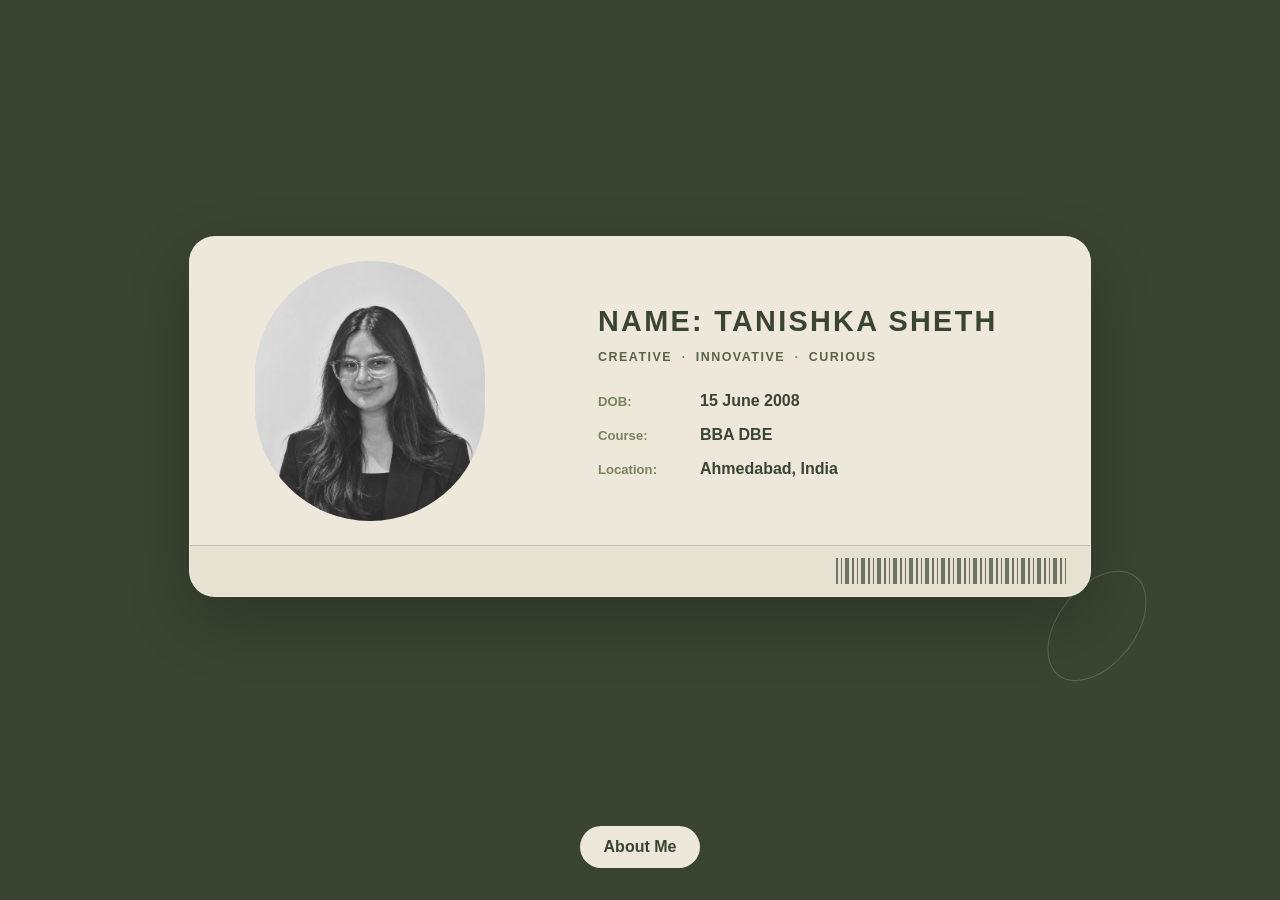
<file: index.html>
<!DOCTYPE html>
<html lang="en">
<head>
  <meta charset="UTF-8">
  <meta name="viewport" content="width=device-width, initial-scale=1.0">
  <title>Home Page</title>
  <link rel="stylesheet" href="styles.css">
</head>


<body>
  <main class="home-content">
    <section class="identity-card" aria-label="Profile card">
      <div class="identity-card-main">
        <div class="identity-photo-frame">
          <img class="identity-photo" src="ppr.png" alt="Portrait of Tanishka Sheth">
        </div>

        <div class="identity-details">
          <h1 class="identity-name">Name: Tanishka Sheth</h1>
          <p class="identity-tagline">Creative <span>·</span> Innovative <span>·</span> Curious</p>

          <dl class="identity-facts">
            <div>
              <dt>DOB</dt>
              <dd>15 June 2008</dd>
            </div>
            <div>
              <dt>Course</dt>
              <dd>BBA DBE</dd>
            </div>
            <div>
              <dt>Location</dt>
              <dd>Ahmedabad, India</dd>
            </div>
          </dl>
        </div>
      </div>

      <div class="identity-card-footer">
        <div class="identity-barcode" aria-hidden="true"></div>
      </div>
    </section>

    <a class="about-link" href="about.html">About Me</a>
  </main>
</body>
</html>
</file>
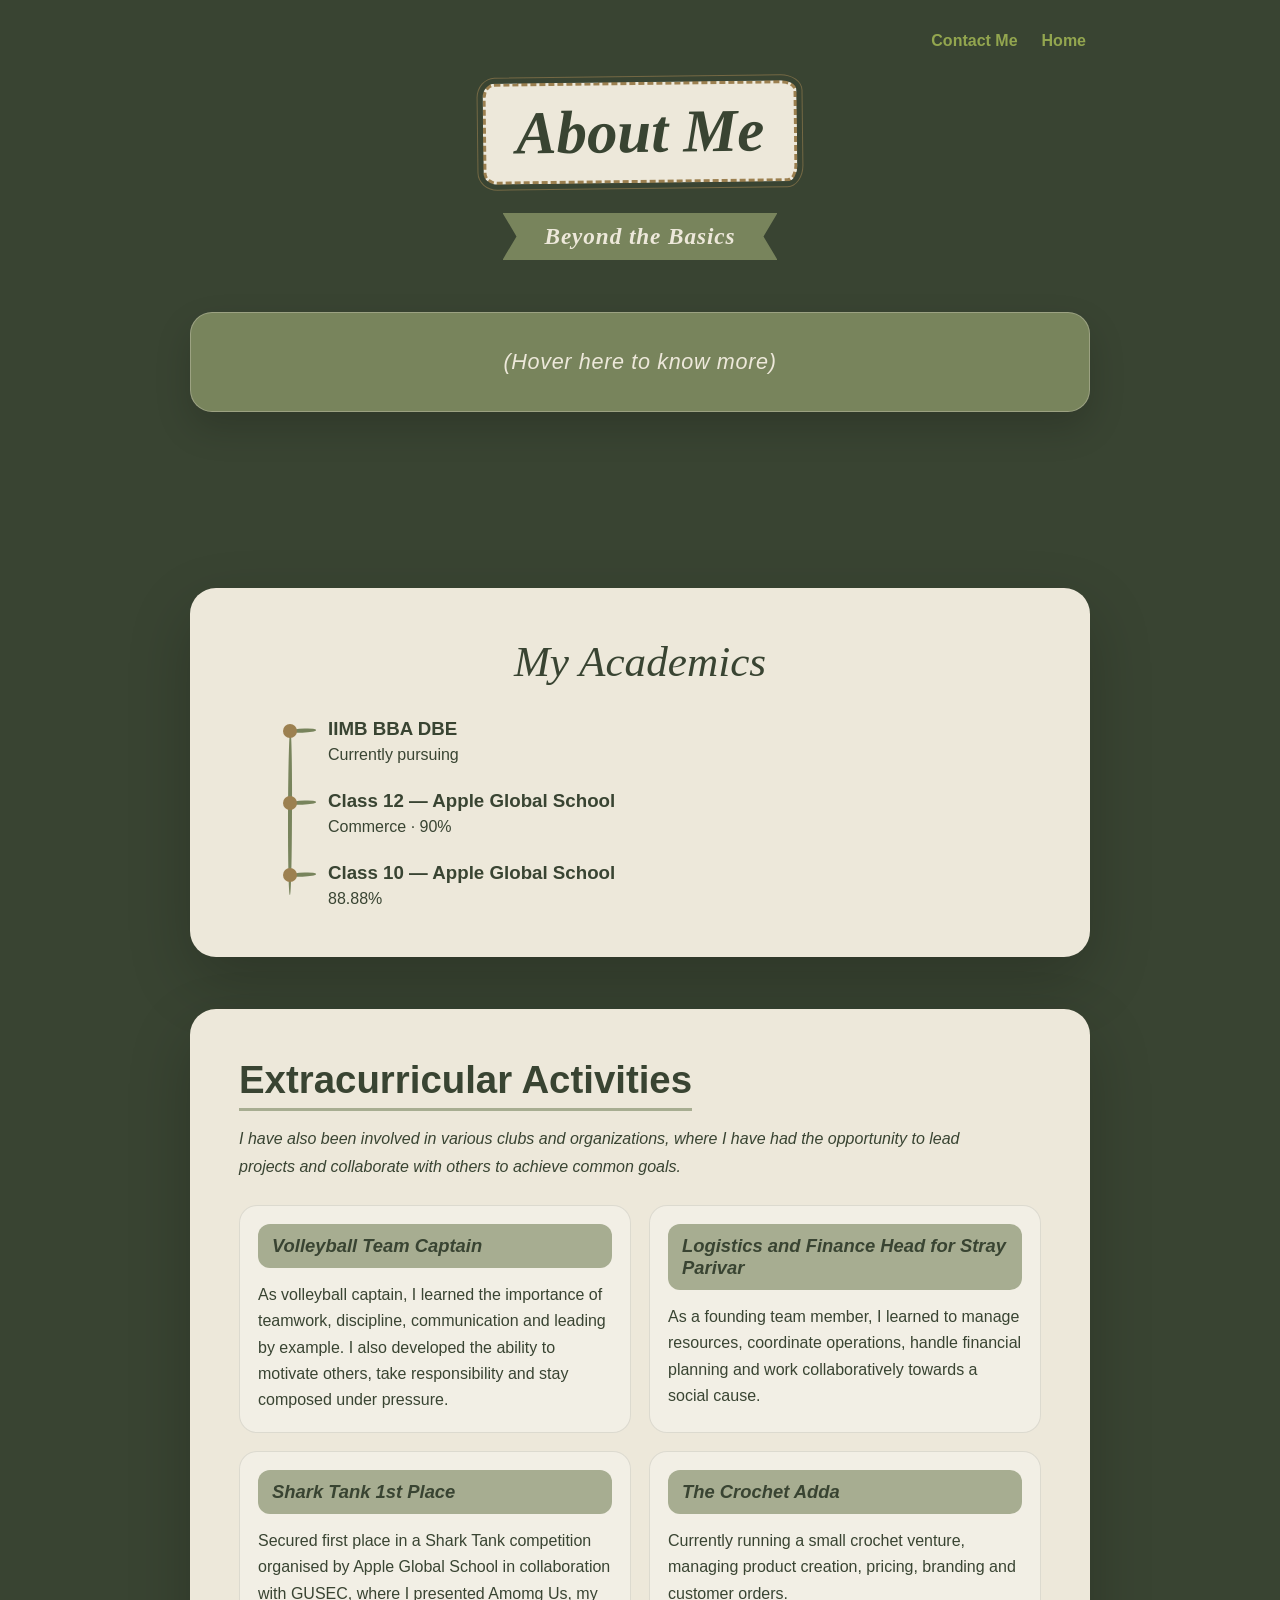
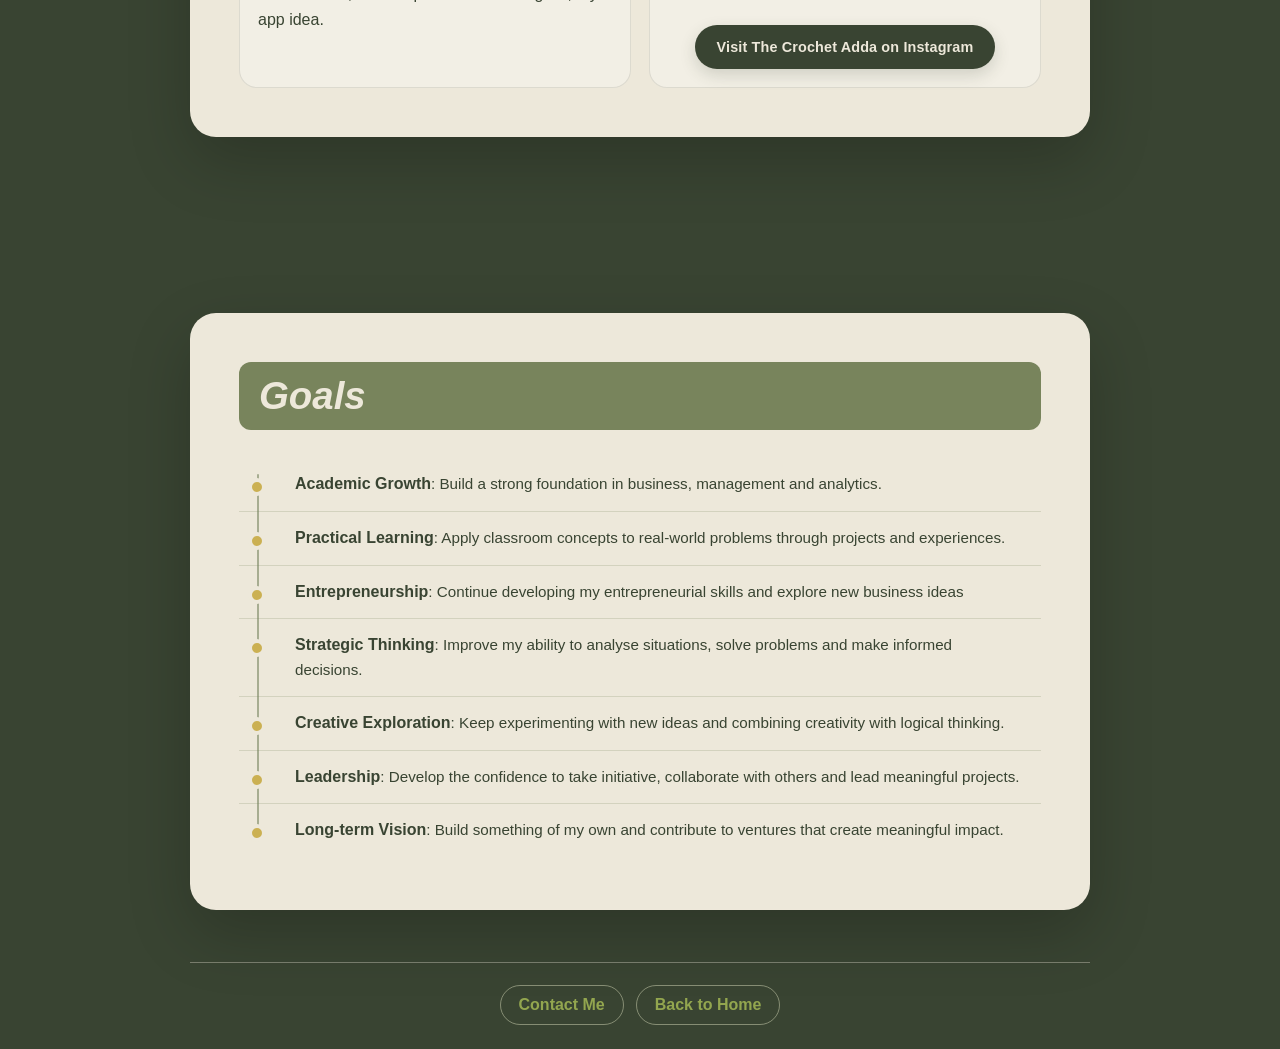
<file: about.html>
<!DOCTYPE html>
<html lang="en">
<head>
  <meta charset="UTF-8">
  <meta name="viewport" content="width=device-width, initial-scale=1.0">
  <title>About Me | Tanishka Sheth</title>
  <link rel="stylesheet" href="styles.css">
</head>

<body>
  <main>
    <nav class="about-nav" aria-label="Main navigation">
      <a href="Contact me.html">Contact Me</a>
      <a href="index.html">Home</a>
    </nav>
    <header class="about-header">
      <h1 class="about-stamp">About Me</h1>
      <p class="about-banner">Beyond the Basics</p>
    </header>
    <section class="intro-card" tabindex="0" aria-labelledby="intro-card-title">
      <p class="intro-prompt">(Hover here to know more)</p>
      <div class="intro-copy">
        <div class="intro-copy-inner">
          <h2 id="intro-card-title">Hi, I’m Tanishka Sheth</h2>
          <p>I'm a business student with a curious mind and an interest in understanding how ideas turn into real-world solutions. I enjoy problem-solving, exploring strategies and looking at challenges from different perspectives.</p>
          <p>I believe in learning by doing and finding meaningful ways to bring ideas to life. I'm particularly interested in business strategy, analytics and the intersection of creativity and logical thinking.</p>
        </div>
      </div>
    </section>

    <br>
    <br>
    <br>
    <br>

   <section class="academic-section" aria-labelledby="academic-title">
     <h2 id="academic-title">My Academics</h2>
     <div class="academic-timeline">
       <article class="academic-entry">
         <h3>IIMB BBA DBE</h3>
         <p>Currently pursuing</p>
       </article>
       <article class="academic-entry">
         <h3>Class 12 — Apple Global School</h3>
         <p>Commerce · 90%</p>
       </article>
       <article class="academic-entry">
         <h3>Class 10 — Apple Global School</h3>
         <p>88.88%</p>
       </article>
     </div>
   </section>
    <section class="activities-section" aria-labelledby="activities-title">
      <h2 id="activities-title">Extracurricular Activities</h2>
      <p class="activities-intro">I have also been involved in various clubs and organizations, where I have had the opportunity to lead projects and collaborate with others to achieve common goals.</p>

      <div class="activities-grid">
        <article class="activity-card">
          <h3>Volleyball Team Captain</h3>
          <p>As volleyball captain, I learned the importance of teamwork, discipline, communication and leading by example. I also developed the ability to motivate others, take responsibility and stay composed under pressure.</p>
        </article>

        <article class="activity-card">
          <h3>Logistics and Finance Head for Stray Parivar</h3>
          <p>As a founding team member, I learned to manage resources, coordinate operations, handle financial planning and work collaboratively towards a social cause.</p>
        </article>

        <article class="activity-card">
          <h3>Shark Tank 1st Place</h3>
          <p>Secured first place in a Shark Tank competition organised by Apple Global School in collaboration with GUSEC, where I presented Amomg Us, my app idea.</p>
        </article>

        <article class="activity-card">
          <h3>The Crochet Adda</h3>
          <p>Currently running a small crochet venture, managing product creation, pricing, branding and customer orders.</p>
          <a class="activity-link" href="https://www.instagram.com/the.crochet_adda?rpxt=MXBiMW1pcGlqODRobQ==" target="_blank" rel="noopener noreferrer">Visit The Crochet Adda on Instagram</a>
        </article>
      </div>
    </section>
    <br>
    <br>
    <br>
    <br>
    
    <section class="goals-section" aria-labelledby="goals-title">
      <h2 id="goals-title">Goals</h2>
      <ul>
        <li><span class="goal-label">Academic Growth</span>: Build a strong foundation in business, management and analytics.</li>
        <li><span class="goal-label">Practical Learning</span>: Apply classroom concepts to real-world problems through projects and experiences.</li>
        <li><span class="goal-label">Entrepreneurship</span>: Continue developing my entrepreneurial skills and explore new business ideas</li>
        <li><span class="goal-label">Strategic Thinking</span>: Improve my ability to analyse situations, solve problems and make informed decisions.</li>
        <li><span class="goal-label">Creative Exploration</span>: Keep experimenting with new ideas and combining creativity with logical thinking.</li>
        <li><span class="goal-label">Leadership</span>: Develop the confidence to take initiative, collaborate with others and lead meaningful projects.</li>
        <li><span class="goal-label">Long-term Vision</span>: Build something of my own and contribute to ventures that create meaningful impact.</li>
      </ul>
    </section>

    <footer class="about-footer">
      <hr>
      <nav aria-label="Footer navigation">
        <a href="Contact me.html">Contact Me</a>
        <a href="index.html">Back to Home</a>
      </nav>
    </footer>
  </main>
</body>
</html>
</file>
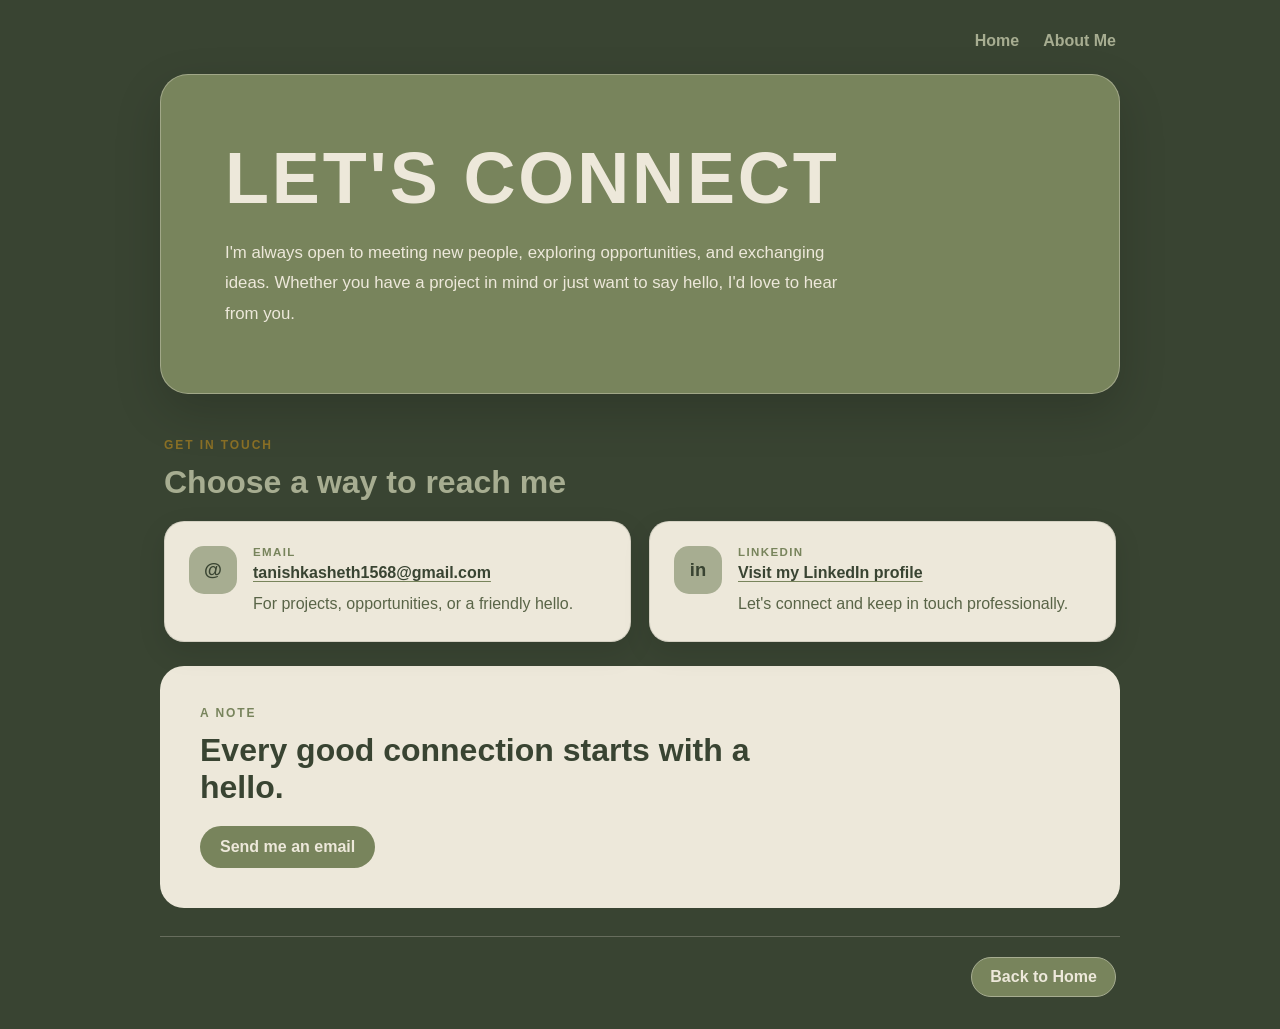
<file: Contact me.html>
<!DOCTYPE html>
<html lang="en">
<head>
  <meta charset="UTF-8">
  <meta name="viewport" content="width=device-width, initial-scale=1.0">
  <title>Contact Me | Tanishka Sheth</title>
  <link rel="stylesheet" href="styles.css">
</head>

<body>
  <main class="contact-content">
    <nav class="contact-nav" aria-label="Main navigation">
      <a href="index.html">Home</a>
      <a href="about.html">About Me</a>
    </nav>

    <section class="contact-hero">
      <h1 class="contact-heading">Let's Connect</h1>
      <p class="contact-intro">
        I'm always open to meeting new people, exploring opportunities, and exchanging ideas.
        Whether you have a project in mind or just want to say hello, I'd love to hear from you.
      </p>
    </section>

    <section class="contact-options" aria-labelledby="contact-options-title">
      <p class="contact-eyebrow">GET IN TOUCH</p>
      <h2 id="contact-options-title">Choose a way to reach me</h2>
      <div class="contact-card-grid">
        <article class="contact-card">
          <span class="contact-icon" aria-hidden="true">@</span>
          <div>
            <p class="contact-card-label">EMAIL</p>
            <h3><a href="mailto:tanishkasheth1568@gmail.com">tanishkasheth1568@gmail.com</a></h3>
            <p>For projects, opportunities, or a friendly hello.</p>
          </div>
        </article>

        <article class="contact-card">
          <span class="contact-icon" aria-hidden="true">in</span>
          <div>
            <p class="contact-card-label">LINKEDIN</p>
            <h3>
              <a href="https://www.linkedin.com/in/tanishka-sheth-543805331?utm_source=share_via&amp;utm_content=profile&amp;utm_medium=member_android" target="_blank" rel="noopener noreferrer">
                Visit my LinkedIn profile
              </a>
            </h3>
            <p>Let's connect and keep in touch professionally.</p>
          </div>
        </article>
      </div>
    </section>

    <section class="contact-note">
      <p class="contact-eyebrow">A NOTE</p>
      <h2>Every good connection starts with a hello.</h2>
      <a class="contact-cta" href="mailto:tanishkasheth1568@gmail.com">Send me an email</a>
    </section>

    <footer class="contact-footer">
      <span></span>
      <a class="back-home-link" href="index.html">Back to Home</a>
    </footer>
  </main>
</body>
</html>
</file>
<file: styles.css>
body {
  min-height: 100vh;
  margin: 0;
  padding: 24px;
  box-sizing: border-box;
  background-color: #394432;
  color: #8b9c6f;
  font-family: Arial, sans-serif;
  text-align: center;
}

.home-page {
  background-color: #394432;
  color: #596447;
}

.home-content {
  position: relative;
  isolation: isolate;
  width: 100%;
  min-height: calc(100vh - 48px);
  display: flex;
  flex-direction: column;
  align-items: center;
  gap: 18px;
}

.home-content::after {
  position: absolute;
  z-index: -1;
  content: "";
  pointer-events: none;
  border: 1px solid rgba(237, 232, 218, 0.2);
}

.home-content::after {
  right: clamp(12px, 10vw, 120px);
  bottom: 22%;
  width: clamp(46px, 6vw, 76px);
  height: clamp(78px, 10vw, 124px);
  border-radius: 50%;
  transform: rotate(38deg);
}

.identity-card {
  width: min(100%, 900px);
  margin-block: auto;
  overflow: hidden;
  border: 1px solid rgba(237, 232, 218, 0.28);
  border-radius: 26px;
  background: #ede8da;
  color: #394432;
  text-align: left;
  box-shadow: 0 24px 64px rgba(0, 0, 0, 0.2);
}

.identity-card-main {
  display: grid;
  grid-template-columns: minmax(220px, 0.8fr) minmax(0, 1.2fr);
  align-items: stretch;
}

.identity-photo-frame {
  display: flex;
  justify-content: center;
  width: min(100%, 230px);
  height: 260px;
  box-sizing: border-box;
  margin: 24px auto;
  padding: 0;
  border: 0;
  background: transparent;
}

.identity-photo {
  display: block;
  width: 100%;
  height: 100%;
  object-fit: cover;
  object-position: center top;
  border-radius: 999px;
}

.identity-details {
  align-self: center;
  padding: clamp(24px, 4vw, 48px);
}

.identity-name {
  margin: 0 0 10px;
  font-size: clamp(1.3rem, 3vw, 1.8rem);
  font-weight: 800;
  letter-spacing: 0.08em;
  line-height: 1.3;
  text-transform: uppercase;
}

.identity-tagline {
  margin: 0 0 28px;
  color: #596447;
  font-size: 0.78rem;
  font-weight: 700;
  letter-spacing: 0.12em;
  text-transform: uppercase;
}

.identity-tagline span {
  padding: 0 0.35em;
  color: #9c8050;
}

.identity-facts {
  display: grid;
  gap: 16px;
  margin: 0;
}

.identity-facts div {
  display: grid;
  grid-template-columns: 90px minmax(0, 1fr);
  align-items: baseline;
  gap: 12px;
}

.identity-facts dt {
  color: #78845c;
  font-size: 0.82rem;
  font-weight: 700;
}

.identity-facts dt::after {
  content: ":";
}

.identity-facts dd {
  margin: 0;
  font-weight: 600;
}

.identity-card-footer {
  display: flex;
  justify-content: flex-end;
  padding: 12px 24px;
  border-top: 1px solid rgba(57, 68, 50, 0.2);
  background: rgba(226, 220, 203, 0.55);
}

.identity-barcode {
  width: min(100%, 230px);
  height: 26px;
  background: repeating-linear-gradient(
    90deg,
    #394432 0 2px,
    transparent 2px 5px,
    #394432 5px 6px,
    transparent 6px 9px,
    #394432 9px 13px,
    transparent 13px 16px
  );
  opacity: 0.7;
}

.about-link {
  margin: 0 8px 8px;
  padding: 12px 24px;
  border: 0;
  border-radius: 999px;
  background-color: #ede8da;
  color: #394432;
  font-weight: 700;
  text-decoration: none;
  transition: background-color 180ms ease;
}

.about-link:hover {
  background-color: #d8d0bb;
}

.about-link:focus-visible {
  outline: 2px solid currentColor;
  outline-offset: 4px;
}

.goal-label {
  font-weight: bold;
  font-style: italic;
}

.about-nav {
  display: flex;
  justify-content: flex-end;
  gap: 24px;
  width: min(100%, 900px);
  box-sizing: border-box;
  margin: 0 auto 12px;
  padding: 8px 4px;
}

.about-nav a,
.about-footer a {
  color: #93a64f;
  font-weight: 700;
  text-decoration: none;
}

.about-nav a:hover,
.about-footer a:hover {
  text-decoration: underline;
  text-underline-offset: 4px;
}

.about-nav a:focus-visible,
.about-footer a:focus-visible {
  outline: 2px solid #ede8da;
  outline-offset: 4px;
}

.about-header {
  margin-bottom: clamp(36px, 5vw, 52px);
}

.about-stamp {
  display: inline-block;
  margin: 12px 0;
  padding: 14px 30px;
  border: 3px dashed #9c8050;
  border-radius: 12px 16px 10px 14px / 14px 10px 16px 12px;
  outline: 1px solid rgba(156, 128, 80, 0.6);
  outline-offset: 5px;
  background: #ede8da;
  color: #394432;
  font-family: Georgia, "Times New Roman", serif;
  font-size: clamp(2.4rem, 6vw, 3.8rem);
  font-style: italic;
  line-height: 1.1;
  transform: rotate(-0.7deg);
}

.about-banner {
  display: table;
  margin: 18px auto 0;
  padding: 10px 42px;
  background: #78845c;
  color: #ede8da;
  font-family: Georgia, "Times New Roman", serif;
  font-size: clamp(1.1rem, 3vw, 1.45rem);
  font-style: italic;
  font-weight: 700;
  letter-spacing: 0.04em;
  clip-path: polygon(0 0, 100% 0, calc(100% - 14px) 50%, 100% 100%, 0 100%, 14px 50%);
}

.intro-card {
  width: min(100%, 900px);
  box-sizing: border-box;
  margin: clamp(36px, 5vw, 52px) auto;
  padding: clamp(20px, 4vw, 36px);
  border: 1px solid rgba(237, 232, 218, 0.3);
  border-radius: 22px;
  background: #78845c;
  color: #ede8da;
  box-shadow: 0 16px 36px rgba(0, 0, 0, 0.16);
}

.intro-prompt {
  max-height: 3em;
  margin: 0;
  overflow: hidden;
  font-size: clamp(1.05rem, 2.4vw, 1.35rem);
  font-weight: 400;
  font-style: italic;
  letter-spacing: 0.03em;
  opacity: 1;
  transition: max-height 300ms ease, opacity 180ms ease;
}

.intro-card h2 {
  margin: 0;
  color: inherit;
  font-size: clamp(1.2rem, 2.4vw, 1.6rem);
}

.intro-copy-inner h2 {
  margin-bottom: 16px;
}

.intro-copy {
  display: grid;
  grid-template-rows: 0fr;
  margin-top: 0;
  opacity: 0;
  visibility: hidden;
  transition: grid-template-rows 300ms ease, margin-top 300ms ease,
    opacity 200ms ease, visibility 0s linear 300ms;
}

.intro-copy-inner {
  min-height: 0;
  overflow: hidden;
}

.intro-copy-inner p {
  max-width: 760px;
  margin: 0 auto;
  color: inherit;
  line-height: 1.75;
}

.intro-copy-inner p + p {
  margin-top: 14px;
}

.intro-card:hover .intro-copy,
.intro-card:focus-within .intro-copy {
  grid-template-rows: 1fr;
  margin-top: 18px;
  opacity: 1;
  visibility: visible;
  transition-delay: 0s;
}

.intro-card:hover .intro-prompt,
.intro-card:focus-within .intro-prompt {
  max-height: 0;
  opacity: 0;
}

.intro-card:focus-visible {
  outline: 3px solid #ede8da;
  outline-offset: 4px;
}

.academic-section {
  width: min(100%, 900px);
  box-sizing: border-box;
  margin: clamp(36px, 5vw, 52px) auto;
  padding: clamp(24px, 5vw, 48px);
  border: 1px solid rgba(237, 232, 218, 0.35);
  border-radius: 26px;
  background: #ede8da;
  color: #394432;
  box-shadow: 0 24px 64px rgba(0, 0, 0, 0.2);
}

.academic-section h2 {
  margin: 0;
  font-family: Georgia, "Times New Roman", serif;
  font-size: clamp(2rem, 4vw, 2.7rem);
  font-style: italic;
  font-weight: 500;
}

.academic-timeline {
  position: relative;
  width: min(100%, 720px);
  margin: 32px auto 0;
  text-align: left;
}

.academic-timeline::before {
  position: absolute;
  top: 13px;
  bottom: 13px;
  left: 8px;
  width: 4px;
  border-radius: 45% 55% 40% 60%;
  background: #78845c;
  transform: rotate(0.35deg);
  content: "";
}

.academic-entry {
  position: relative;
  padding: 0 0 26px 48px;
}

.academic-entry:last-child {
  padding-bottom: 0;
}

.academic-entry::before {
  position: absolute;
  top: 11px;
  left: 10px;
  width: 26px;
  height: 4px;
  border-radius: 60% 40% 55% 45%;
  background: #78845c;
  transform: rotate(-1.5deg);
  transform-origin: left center;
  content: "";
}

.academic-entry::after {
  position: absolute;
  top: 6px;
  left: 3px;
  width: 14px;
  height: 14px;
  border-radius: 50%;
  background: #9c8050;
  content: "";
}

.academic-entry h3,
.academic-entry p {
  margin: 0;
}

.academic-entry p {
  margin-top: 6px;
}

.activities-section {
  width: min(100%, 900px);
  box-sizing: border-box;
  margin: clamp(36px, 5vw, 52px) auto;
  padding: clamp(24px, 5vw, 48px);
  border: 1px solid rgba(237, 232, 218, 0.35);
  border-radius: 26px;
  background: #ede8da;
  color: #394432;
  box-shadow: 0 24px 64px rgba(0, 0, 0, 0.2);
  text-align: left;
}

.activities-section h2 {
  display: inline-block;
  margin: 0;
  padding-bottom: 6px;
  border-bottom: 3px solid #a7ad91;
  color: #394432;
  font-size: clamp(1.7rem, 3.8vw, 2.4rem);
  text-align: left;
}

.activities-intro {
  max-width: 760px;
  margin: 14px 0 24px;
  line-height: 1.75;
  font-style: italic;
  text-align: left;
}

.activities-grid {
  display: grid;
  grid-template-columns: repeat(2, minmax(0, 1fr));
  gap: 18px;
}

.activity-card {
  min-width: 0;
  padding: 18px;
  border: 1px solid rgba(57, 68, 50, 0.12);
  border-radius: 18px;
  background: rgba(255, 255, 255, 0.3);
  text-align: left;
}

.activity-card h3 {
  margin: 0 0 14px;
  padding: 11px 14px;
  border-radius: 12px;
  background: #a7ad91;
  color: #394432;
  font-size: 1.15rem;
  font-style: italic;
  text-align: left;
}

.activity-card p {
  margin: 0;
  line-height: 1.65;
  text-align: left;
}

.activity-link {
  display: flex;
  width: min(100%, 300px);
  min-height: 44px;
  box-sizing: border-box;
  align-items: center;
  justify-content: center;
  margin: 18px auto 0;
  padding: 10px 18px;
  border-radius: 999px;
  background: #394432;
  color: #ede8da;
  font-size: 0.9rem;
  font-weight: 700;
  letter-spacing: 0.01em;
  text-decoration: none;
  box-shadow: 0 6px 16px rgba(57, 68, 50, 0.18);
  transition: background-color 180ms ease, transform 180ms ease, box-shadow 180ms ease;
}

.activity-link:hover {
  background: #596447;
  transform: translateY(-2px);
  box-shadow: 0 9px 22px rgba(57, 68, 50, 0.22);
}

.activity-link:focus-visible {
  outline: 2px solid #394432;
  outline-offset: 3px;
}

.goals-section {
  width: min(100%, 900px);
  box-sizing: border-box;
  margin: clamp(36px, 5vw, 52px) auto;
  padding: clamp(24px, 5vw, 48px);
  border: 1px solid rgba(237, 232, 218, 0.35);
  border-radius: 26px;
  background: #ede8da;
  color: #394432;
  box-shadow: 0 24px 64px rgba(0, 0, 0, 0.2);
  text-align: left;
}

.goals-section h2 {
  margin: 0 0 24px;
  padding: 12px 20px;
  border-radius: 12px;
  background: #78845c;
  color: #ede8da;
  font-size: clamp(1.7rem, 3.8vw, 2.4rem);
  font-style: italic;
  text-align: left;
}

.goals-section ul {
  position: relative;
  display: grid;
  grid-template-columns: 1fr;
  margin: 0;
  padding: 4px 0;
  list-style: none;
}

.goals-section ul::before {
  position: absolute;
  top: 20px;
  bottom: 20px;
  left: 18px;
  width: 2px;
  border-radius: 2px;
  background: #a7ad91;
  content: "";
}

.goals-section li {
  position: relative;
  box-sizing: border-box;
  padding: 14px 18px 14px 56px;
  border-bottom: 1px solid rgba(120, 132, 92, 0.22);
  color: #394432;
  font-size: 0.95rem;
  line-height: 1.55;
  transition: background-color 180ms ease;
}

.goals-section li::before {
  position: absolute;
  top: 20px;
  left: 9px;
  width: 18px;
  height: 18px;
  box-sizing: border-box;
  border: 4px solid #ede8da;
  border-radius: 50%;
  background: #cbb052;
  content: "";
}

.goals-section .goal-label {
  display: inline;
  color: #394432;
  font-size: 1rem;
  font-style: normal;
  font-weight: 700;
}

.goals-section li:last-child {
  border-bottom: 0;
}

.goals-section li:hover {
  background: rgba(120, 132, 92, 0.08);
}

.about-footer {
  width: min(100%, 900px);
  margin: clamp(36px, 5vw, 52px) auto 0;
}

.about-footer hr {
  margin: 0 0 22px;
  border: 0;
  border-top: 1px solid rgba(237, 232, 218, 0.35);
}

.about-footer nav {
  display: flex;
  justify-content: center;
  flex-wrap: wrap;
  gap: 12px;
}

.about-footer a {
  padding: 10px 18px;
  border: 1px solid rgba(167, 173, 145, 0.7);
  border-radius: 999px;
}

@keyframes goal-timeline-reveal {
  from {
    opacity: 0;
    transform: translate(var(--goal-entry-offset, -90px), 20px) scale(0.92);
  }

  to {
    opacity: 1;
    transform: translate(0, 0) scale(1);
  }
}

@supports (animation-timeline: view()) {
  @media (prefers-reduced-motion: no-preference) {
    .goals-section li {
      animation: goal-timeline-reveal 1s ease-out both;
      animation-timeline: view();
      animation-range: entry 0% cover 45%;
    }

    .goals-section li:nth-child(even) {
      --goal-entry-offset: 90px;
    }
  }
}

.contact-content {
  width: min(100%, 960px);
  margin: 0 auto;
  color: #ede8da;
  text-align: left;
}

.contact-nav {
  display: flex;
  justify-content: flex-end;
  gap: 24px;
  padding: 8px 4px 24px;
}

.contact-nav a,
.contact-footer a {
  color: #a7ad91;
  font-weight: 700;
  text-decoration: none;
}

.contact-nav a:hover,
.contact-footer a:hover {
  text-decoration: underline;
  text-underline-offset: 4px;
}

.contact-hero {
  position: relative;
  overflow: hidden;
  padding: clamp(28px, 6vw, 64px);
  border: 1px solid rgba(237, 232, 218, 0.35);
  border-radius: 28px;
  background: #78845c;
  color: #ede8da;
  box-shadow: 0 18px 48px rgba(0, 0, 0, 0.16);
}

.contact-hero .contact-intro {
  color: #ede8da;
}

.contact-eyebrow {
  margin: 0 0 12px;
  color: #8a7026;
  font-size: 0.75rem;
  font-weight: 700;
  letter-spacing: 0.16em;
}

.contact-heading {
  position: relative;
  z-index: 1;
  max-width: 700px;
  margin: 0;
  font-family: Arial, sans-serif;
  font-size: clamp(2.5rem, 7vw, 4.5rem);
  font-weight: 800;
  letter-spacing: 0.04em;
  line-height: 1.1;
  text-transform: uppercase;
}

.contact-intro {
  position: relative;
  z-index: 1;
  max-width: 620px;
  margin: 20px 0 0;
  color: #ede8da;
  font-size: 1.05rem;
  line-height: 1.8;
}

.contact-options {
  padding: 44px 4px 24px;
}

.contact-options > h2,
.contact-note h2 {
  margin: 0;
  font-size: clamp(1.5rem, 4vw, 2rem);
}

.contact-options > h2 {
  color: #a7ad91;
}

.contact-card-grid {
  display: grid;
  grid-template-columns: repeat(2, minmax(0, 1fr));
  gap: 18px;
  margin-top: 20px;
}

.contact-card {
  display: grid;
  grid-template-columns: 48px minmax(0, 1fr);
  align-items: start;
  gap: 16px;
  padding: 24px;
  border: 1px solid rgba(57, 68, 50, 0.14);
  border-radius: 20px;
  background: #ede8da;
  color: #394432;
  box-shadow: 0 10px 28px rgba(0, 0, 0, 0.1);
}

.contact-icon {
  display: grid;
  width: 48px;
  height: 48px;
  place-items: center;
  border-radius: 15px;
  background: #a7ad91;
  color: #394432;
  font-size: 1.15rem;
  font-weight: 700;
}

.contact-card-label {
  margin: 0 0 6px;
  color: #78845c;
  font-size: 0.72rem;
  font-weight: 700;
  letter-spacing: 0.12em;
}

.contact-card h3 {
  margin: 0;
  font-size: 1rem;
  overflow-wrap: anywhere;
}

.contact-card h3 a {
  display: inline-block;
  color: #394432;
  text-decoration-color: #78845c;
  text-underline-offset: 3px;
  transition: color 180ms ease, transform 180ms ease;
}

.contact-card h3 a:hover,
.contact-card h3 a:focus-visible {
  color: #596447;
  transform: scale(1.04);
}

.contact-card p:last-child {
  margin: 10px 0 0;
  color: #596447;
  line-height: 1.55;
}

.contact-note {
  padding: clamp(24px, 5vw, 40px);
  border-radius: 24px;
  background: #ede8da;
}

.contact-note h2 {
  max-width: 600px;
  color: #394432;
}

.contact-note .contact-eyebrow {
  color: #78845c;
}

.contact-cta {
  display: inline-flex;
  margin-top: 20px;
  padding: 12px 20px;
  border-radius: 999px;
  background: #78845c;
  color: #ede8da;
  font-weight: 700;
  text-decoration: none;
  transition: background-color 180ms ease, transform 180ms ease;
}

.contact-cta:hover {
  background: #596447;
  transform: translateY(-2px);
}

.contact-footer {
  display: flex;
  align-items: center;
  justify-content: space-between;
  gap: 16px;
  margin-top: 28px;
  padding: 20px 4px 8px;
  border-top: 1px solid rgba(237, 232, 218, 0.25);
  color: #a7ad91;
}

.contact-footer .back-home-link {
  display: inline-flex;
  align-items: center;
  justify-content: center;
  padding: 10px 18px;
  border: 1px solid #a7ad91;
  border-radius: 999px;
  background: #78845c;
  color: #ede8da;
  font: inherit;
  font-weight: 700;
  text-decoration: none;
  cursor: pointer;
  transition: background-color 180ms ease, color 180ms ease,
    transform 180ms ease;
}

.contact-footer .back-home-link:hover {
  transform: translateY(-2px);
  background: #a7ad91;
  color: #394432;
  text-decoration: none;
}

.contact-footer .back-home-link:focus-visible {
  outline: 2px solid #ede8da;
  outline-offset: 4px;
}

.contact-cta:focus-visible {
  outline: 2px solid #394432;
  outline-offset: 4px;
}

@media (max-width: 680px) {
  .identity-card-main {
    grid-template-columns: minmax(120px, 0.8fr) minmax(0, 1.2fr);
  }

  .identity-photo-frame {
    width: min(calc(100% - 16px), 160px);
    height: auto;
    aspect-ratio: 0.72;
    margin: 16px auto;
  }

  .identity-photo {
    height: 100%;
  }

  .identity-details {
    padding: 14px;
  }

  .identity-name {
    font-size: clamp(0.8rem, 3vw, 1.1rem);
    letter-spacing: 0.02em;
  }

  .identity-tagline {
    margin-bottom: 16px;
    font-size: 0.55rem;
    letter-spacing: 0.02em;
  }

  .identity-tagline span {
    padding: 0 0.15em;
  }

  .identity-facts {
    gap: 10px;
  }

  .identity-facts div {
    grid-template-columns: 48px minmax(0, 1fr);
    gap: 6px;
  }

  .identity-facts dt,
  .identity-facts dd {
    font-size: 0.68rem;
  }

  .identity-card-footer {
    justify-content: center;
    padding: 12px 18px;
  }

  .contact-nav {
    justify-content: center;
  }

  .contact-card-grid {
    grid-template-columns: 1fr;
  }

  .activities-grid {
    grid-template-columns: 1fr;
  }

  .about-nav {
    justify-content: center;
  }

  .contact-footer {
    flex-direction: column;
  }
}

@media (prefers-reduced-motion: reduce) {
  .intro-copy {
    transition: none;
  }

  .intro-prompt {
    transition: none;
  }

  .contact-card h3 a {
    transition: none;
  }

  .activity-link {
    transition: none;
  }

  .contact-cta,
  .contact-footer .back-home-link {
    transition: none;
  }

  .goals-section li {
    transition: none;
  }
}
</file>
